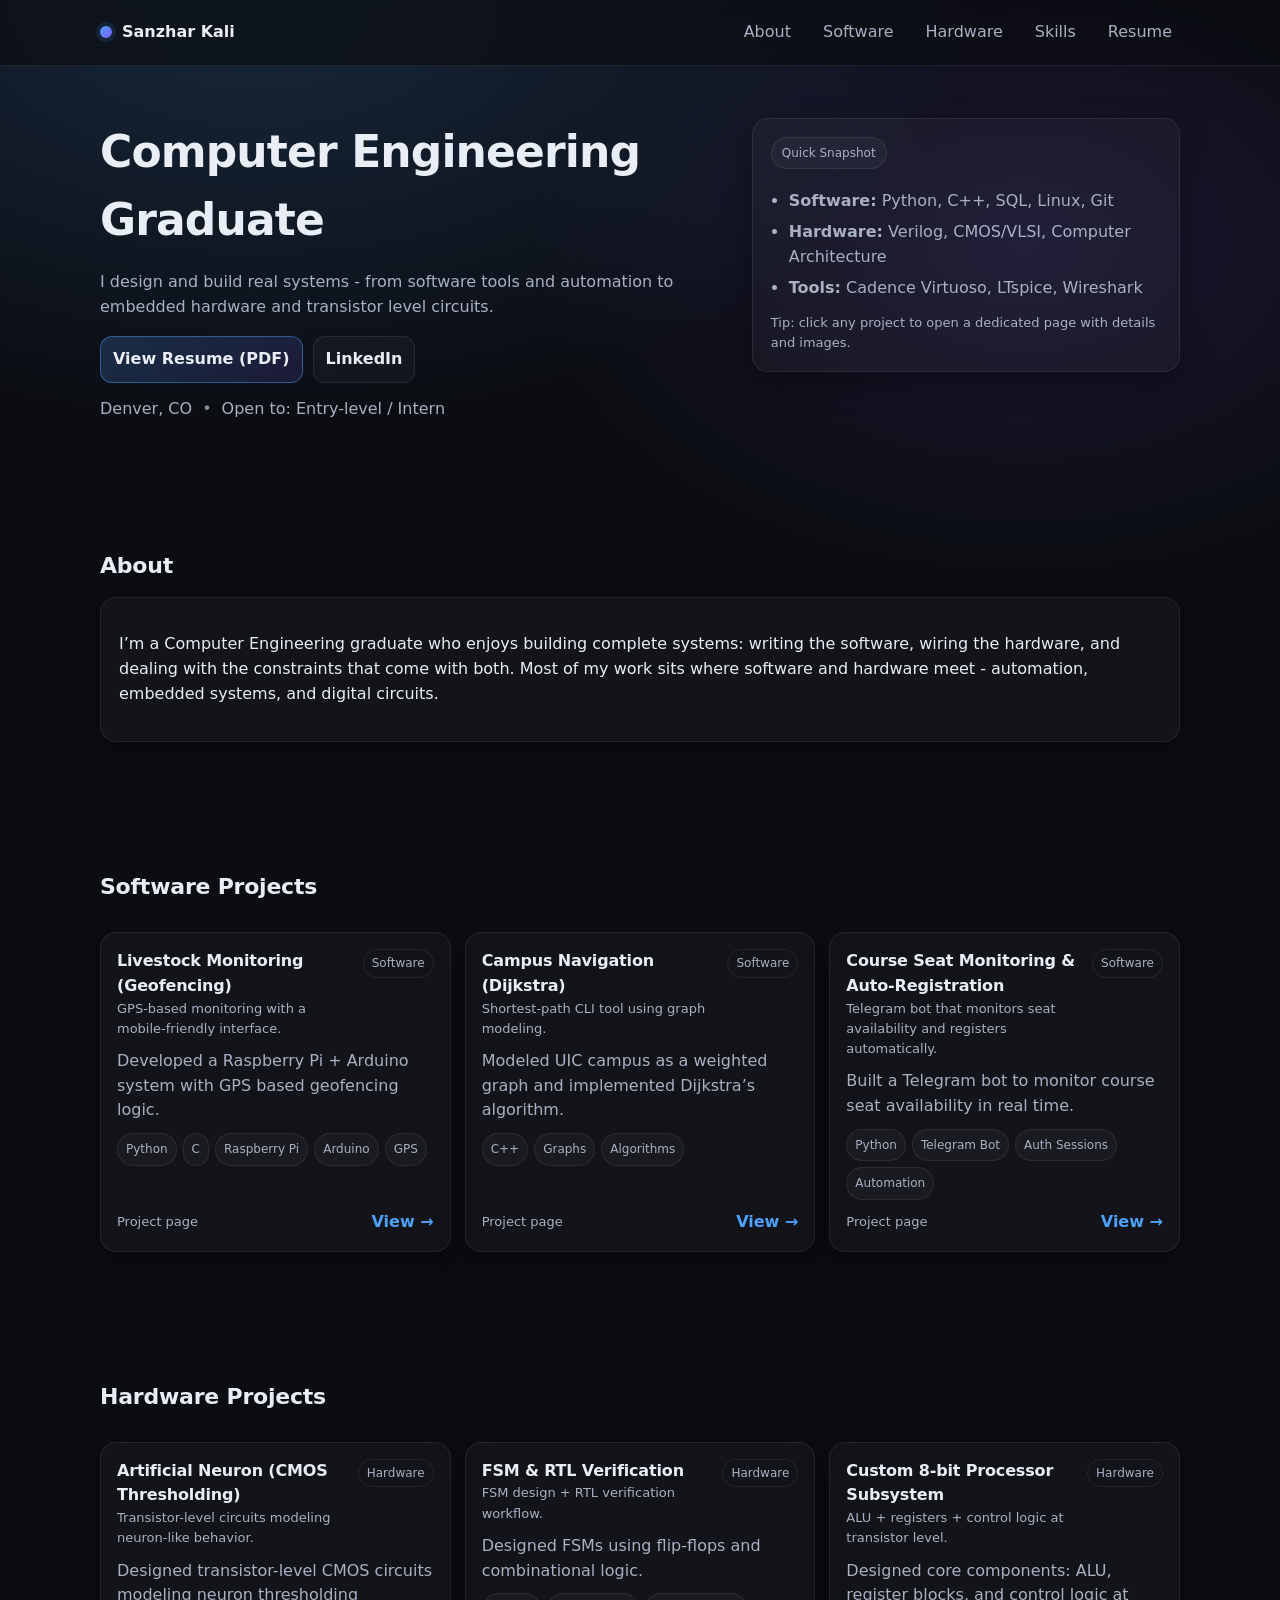
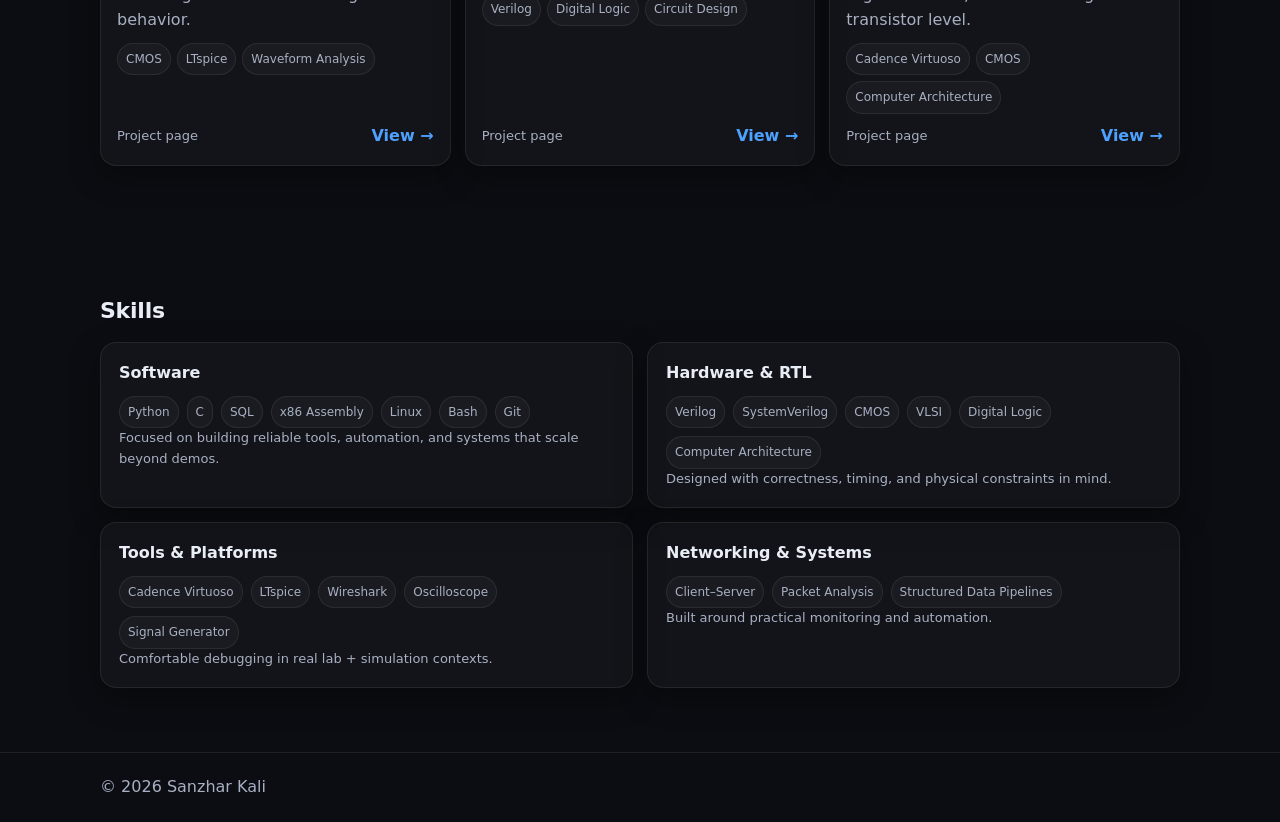
<file: index.html>
<!doctype html>
<html lang="en">
<head>
  <meta charset="utf-8" />
  <meta name="viewport" content="width=device-width,initial-scale=1" />
  <title>Sanzhar Kali — Computer Engineering Portfolio</title>
  <meta name="description" content="Computer Engineering graduate portfolio: software + hardware projects, skills, and resume." />
  <link rel="stylesheet" href="style.css" />
</head>
<body>
  <header class="topbar">
    <div class="container topbar__inner">
      <a class="brand" href="#top" aria-label="Home">
        <span class="brand__dot"></span>
        <span class="brand__text">Sanzhar Kali</span>
      </a>

      <nav class="nav" aria-label="Primary">
        <a href="#about">About</a>
        <a href="#software">Software</a>
        <a href="#hardware">Hardware</a>
        <a href="#skills">Skills</a>
        <a  href="assets/resume.pdf" target="_blank" rel="noreferrer">Resume</a>
      </nav>

      <button class="navbtn" id="navbtn" aria-label="Open menu" aria-expanded="false">☰</button>
    </div>

   
  </header>

  <main id="top">
    <!-- HERO -->
    <section class="section hero">
      <div class="container hero__grid">
        <div>
          <h1 class="h1">Computer Engineering Graduate</h1>
          <p class="lead">
            I design and build real systems - from software tools and automation to embedded hardware and transistor level circuits.
          </p>

          <div class="cta">
            <a class="btn primary" href="assets/resume.pdf" target="_blank" rel="noreferrer">View Resume (PDF)</a>
            <a class="btn" href="https://linkedin.com/in/sanzhar-kali" target="_blank" rel="noreferrer">LinkedIn</a>
          </div>

          <div class="meta">
            <span>Denver, CO</span>
            <span class="dot">•</span>
            <span>Open to: Entry-level / Intern</span>
          </div>
        </div>

        <div class="hero__card">
          <div class="pill">Quick Snapshot</div>
          <ul class="list">
            <li><b>Software:</b> Python, C++, SQL, Linux, Git</li>
            <li><b>Hardware:</b> Verilog, CMOS/VLSI, Computer Architecture</li>
            <li><b>Tools:</b> Cadence Virtuoso, LTspice, Wireshark</li>
          </ul>
          <div class="small">
            Tip: click any project to open a dedicated page with details and images.
          </div>
        </div>
      </div>
    </section>

    <!-- ABOUT -->
    <section class="section" id="about">
      <div class="container">
        <h2 class="h2">About</h2>
        <div class="card">
          <p>
           I’m a Computer Engineering graduate who enjoys building complete systems: writing the software, wiring the hardware, and dealing with the constraints that come with both.
Most of my work sits where software and hardware meet - automation, embedded systems, and digital circuits.
          </p>
        </div>
      </div>
    </section>

    <!-- PROJECTS: SOFTWARE -->
    <section class="section" id="software">
      <div class="container">
        <div class="section__head">
          <h2 class="h2">Software Projects</h2>
        </div>
        <div class="grid" id="softwareGrid" aria-live="polite"></div>
      </div>
    </section>

    <!-- PROJECTS: HARDWARE -->
    <section class="section" id="hardware">
      <div class="container">
        <div class="section__head">
          <h2 class="h2">Hardware Projects</h2>
        </div>
        <div class="grid" id="hardwareGrid" aria-live="polite"></div>
      </div>
    </section>

    <!-- SKILLS -->
    <section class="section" id="skills">
      <div class="container">
        <h2 class="h2">Skills</h2>

        <div class="skills">
          <div class="card">
            <h3 class="h3">Software</h3>
            <div class="chips">
              <span class="chip">Python</span>
              <span class="chip">C</span>
              <span class="chip">SQL</span>
              <span class="chip">x86 Assembly</span>
              <span class="chip">Linux</span>
              <span class="chip">Bash</span>
              <span class="chip">Git</span>
            </div>
            <div class="small muted">
  Focused on building reliable tools, automation, and systems that scale beyond demos.
</div>
          </div>

          <div class="card">
            <h3 class="h3">Hardware & RTL</h3>
            <div class="chips">
              <span class="chip">Verilog</span>
              <span class="chip">SystemVerilog</span>
              <span class="chip">CMOS</span>
              <span class="chip">VLSI</span>
              <span class="chip">Digital Logic</span>
              <span class="chip">Computer Architecture</span>
            </div>
            <div class="small muted">
  Designed with correctness, timing, and physical constraints in mind.
</div>

          </div>

          <div class="card">
            <h3 class="h3">Tools & Platforms</h3>
            <div class="chips">
              <span class="chip">Cadence Virtuoso</span>
              <span class="chip">LTspice</span>
              <span class="chip">Wireshark</span>
              <span class="chip">Oscilloscope</span>
              <span class="chip">Signal Generator</span>
            </div>
            <div class="small muted"> Comfortable debugging in real lab + simulation contexts.</div>
          </div>

          <div class="card">
            <h3 class="h3">Networking & Systems</h3>
            <div class="chips">
              <span class="chip">Client–Server</span>
              <span class="chip">Packet Analysis</span>
              <span class="chip">Structured Data Pipelines</span>
            </div>
            <div class="small muted"> Built around practical monitoring and automation.</div>
          </div>
        </div>
      </div>
    </section>

  <footer class="footer">
    <div class="container footer__inner">
      <span class="muted">© <span id="year"></span> Sanzhar Kali</span>
    </div>
  </footer>

  <script src="projects.js"></script>
  <script src="app.js"></script>
</body>
</html>
</file>
<file: style.css>
:root{
  --bg:#0b0d12;
  --card:#111522;
  --text:#e9edf5;
  --muted:#a8b0c2;
  --line:rgba(255,255,255,.08);
  --accent:#4ea1ff;
  --accent2:#7c5cff;
  --shadow: 0 10px 30px rgba(0,0,0,.35);
  --radius: 16px;
  --max: 1080px;
}

*{ box-sizing:border-box; }
html,body{ margin:0; padding:0; }
body{
  font-family: ui-sans-serif, system-ui, -apple-system, Segoe UI, Roboto, Helvetica, Arial;
  background: radial-gradient(1200px 700px at 20% 0%, rgba(78,161,255,.18), transparent 60%),
              radial-gradient(900px 600px at 80% 10%, rgba(124,92,255,.14), transparent 55%),
              var(--bg);
  color: var(--text);
  line-height: 1.55;
}

a{ color: inherit; text-decoration:none; }
a:hover{ opacity:.92; }
code{
  background: rgba(255,255,255,.06);
  padding: .12rem .35rem;
  border-radius: 8px;
  border: 1px solid var(--line);
}

.container{
  width: min(var(--max), calc(100% - 2rem));
  margin: 0 auto;
}

.section{ padding: 64px 0; }
.section__head{ display:flex; align-items:baseline; justify-content:space-between; gap:16px; }

.h1{ font-size: clamp(30px, 4vw, 44px); margin: 0 0 10px; letter-spacing: -0.02em; }
.h2{ font-size: 22px; margin: 0 0 14px; letter-spacing: -0.01em; }
.h3{ font-size: 16px; margin: 0 0 10px; }
.lead{ color: var(--muted); font-size: 16px; max-width: 60ch; }

.muted{ color: var(--muted); }
.small{ font-size: 13px; color: var(--muted); }
.dot{ opacity: .8; }

.topbar{
  position: sticky;
  top: 0;
  z-index: 100;
  background: rgba(11,13,18,.65);
  backdrop-filter: blur(14px);
  border-bottom: 1px solid var(--line);
}

.topbar__inner{
  display:flex;
  align-items:center;
  justify-content:space-between;
  padding: 14px 0;
  gap: 14px;
}

.brand{ display:flex; align-items:center; gap:10px; font-weight: 650; }
.brand__dot{
  width: 12px; height: 12px;
  border-radius: 999px;
  background: linear-gradient(135deg, var(--accent), var(--accent2));
  box-shadow: 0 0 0 4px rgba(78,161,255,.12);
}
.nav{ display:flex; gap: 16px; color: var(--muted); }
.nav a{ padding: 6px 8px; border-radius: 10px; }
.nav a:hover{ background: rgba(255,255,255,.06); color: var(--text); }

.navbtn{
  display:none;
  border: 1px solid var(--line);
  background: rgba(255,255,255,.04);
  color: var(--text);
  padding: 8px 10px;
  border-radius: 12px;
  cursor:pointer;
}

.navmobile{
  padding: 10px 0 16px;
  display:flex;
  flex-direction:column;
  gap: 8px;
}
.navmobile a{
  color: var(--muted);
  padding: 10px 12px;
  border: 1px solid var(--line);
  border-radius: 12px;
  background: rgba(255,255,255,.03);
}

.hero{ padding-top: 52px; }
.hero__grid{
  display:grid;
  grid-template-columns: 1.25fr .85fr;
  gap: 22px;
  align-items: start;
}

.hero__card{
  background: rgba(255,255,255,.03);
  border: 1px solid var(--line);
  border-radius: var(--radius);
  padding: 18px;
  box-shadow: var(--shadow);
}

.pill{
  display:inline-block;
  font-size: 12px;
  padding: 6px 10px;
  border-radius: 999px;
  border: 1px solid var(--line);
  background: rgba(255,255,255,.04);
  color: var(--muted);
  margin-bottom: 10px;
}

.list{ margin: 10px 0 12px; padding-left: 18px; color: var(--muted); }
.list li{ margin: 6px 0; }

.meta{ display:flex; align-items:center; gap: 10px; color: var(--muted); margin-top: 14px; }

.card{
  background: rgba(255,255,255,.03);
  border: 1px solid var(--line);
  border-radius: var(--radius);
  padding: 18px;
  box-shadow: var(--shadow);
}

.cta{ display:flex; flex-wrap:wrap; gap: 10px; margin-top: 16px; }
.btn{
  display:inline-flex;
  align-items:center;
  justify-content:center;
  gap: 8px;
  padding: 10px 12px;
  border-radius: 12px;
  border: 1px solid var(--line);
  background: rgba(255,255,255,.03);
  color: var(--text);
  font-weight: 600;
}
.btn.primary{
  border-color: rgba(78,161,255,.45);
  background: linear-gradient(135deg, rgba(78,161,255,.20), rgba(124,92,255,.14));
}
.smallbtn{ padding: 8px 10px; font-size: 13px; }

.grid{
  display:grid;
  grid-template-columns: repeat(3, 1fr);
  gap: 14px;
  margin-top: 14px;
}

.proj{
  background: rgba(255,255,255,.03);
  border: 1px solid var(--line);
  border-radius: var(--radius);
  padding: 16px;
  box-shadow: var(--shadow);
  display:flex;
  flex-direction:column;
  gap: 10px;
  min-height: 210px;
}
.proj__top{ display:flex; align-items:flex-start; justify-content:space-between; gap: 10px; }
.proj__title{ font-weight: 700; letter-spacing: -0.01em; }
.badge{
  font-size: 12px;
  padding: 4px 8px;
  border-radius: 999px;
  border: 1px solid var(--line);
  color: var(--muted);
}
.proj__desc{ color: var(--muted); margin: 0; }
.proj__tech{ display:flex; flex-wrap:wrap; gap: 6px; }
.chip{
  font-size: 12px;
  padding: 6px 8px;
  border-radius: 999px;
  border: 1px solid var(--line);
  background: rgba(255,255,255,.03);
  color: var(--muted);
}

.proj__footer{ margin-top:auto; display:flex; justify-content:space-between; align-items:center; gap:10px; }
.link{
  color: var(--accent);
  font-weight: 650;
}

.skills{
  display:grid;
  grid-template-columns: repeat(2, 1fr);
  gap: 14px;
}

.chips{ display:flex; flex-wrap:wrap; gap: 8px; }

.resume{ display:flex; align-items:center; justify-content:space-between; gap: 16px; flex-wrap:wrap; }

.projectpage{ display:grid; gap: 14px; }
.projecthead{
  display:flex; justify-content:space-between; align-items:flex-start; gap: 16px; flex-wrap:wrap;
}
.projecthead h1{ margin:0; font-size: 30px; letter-spacing: -0.02em; }
.kv{ display:flex; gap: 10px; flex-wrap:wrap; }

.gallery{
  display:grid;
  grid-template-columns: repeat(2, 1fr);
  gap: 12px;
}
.gallery img{
  width: 100%;
  height: 260px;
  object-fit: cover;
  border-radius: 14px;
  border: 1px solid var(--line);
  background: rgba(255,255,255,.03);
}

.footer{
  border-top: 1px solid var(--line);
  padding: 22px 0;
}
.footer__inner{ display:flex; justify-content:space-between; gap: 12px; flex-wrap:wrap; }

@media (max-width: 920px){
  .hero__grid{ grid-template-columns: 1fr; }
  .grid{ grid-template-columns: repeat(2, 1fr); }
  .skills{ grid-template-columns: 1fr; }
}

@media (max-width: 720px){
  .nav{ display:none; }
  .navbtn{ display:inline-flex; }
  .grid{ grid-template-columns: 1fr; }
  .gallery{ grid-template-columns: 1fr; }
  .gallery img{ height: 220px; }
}
</file>
